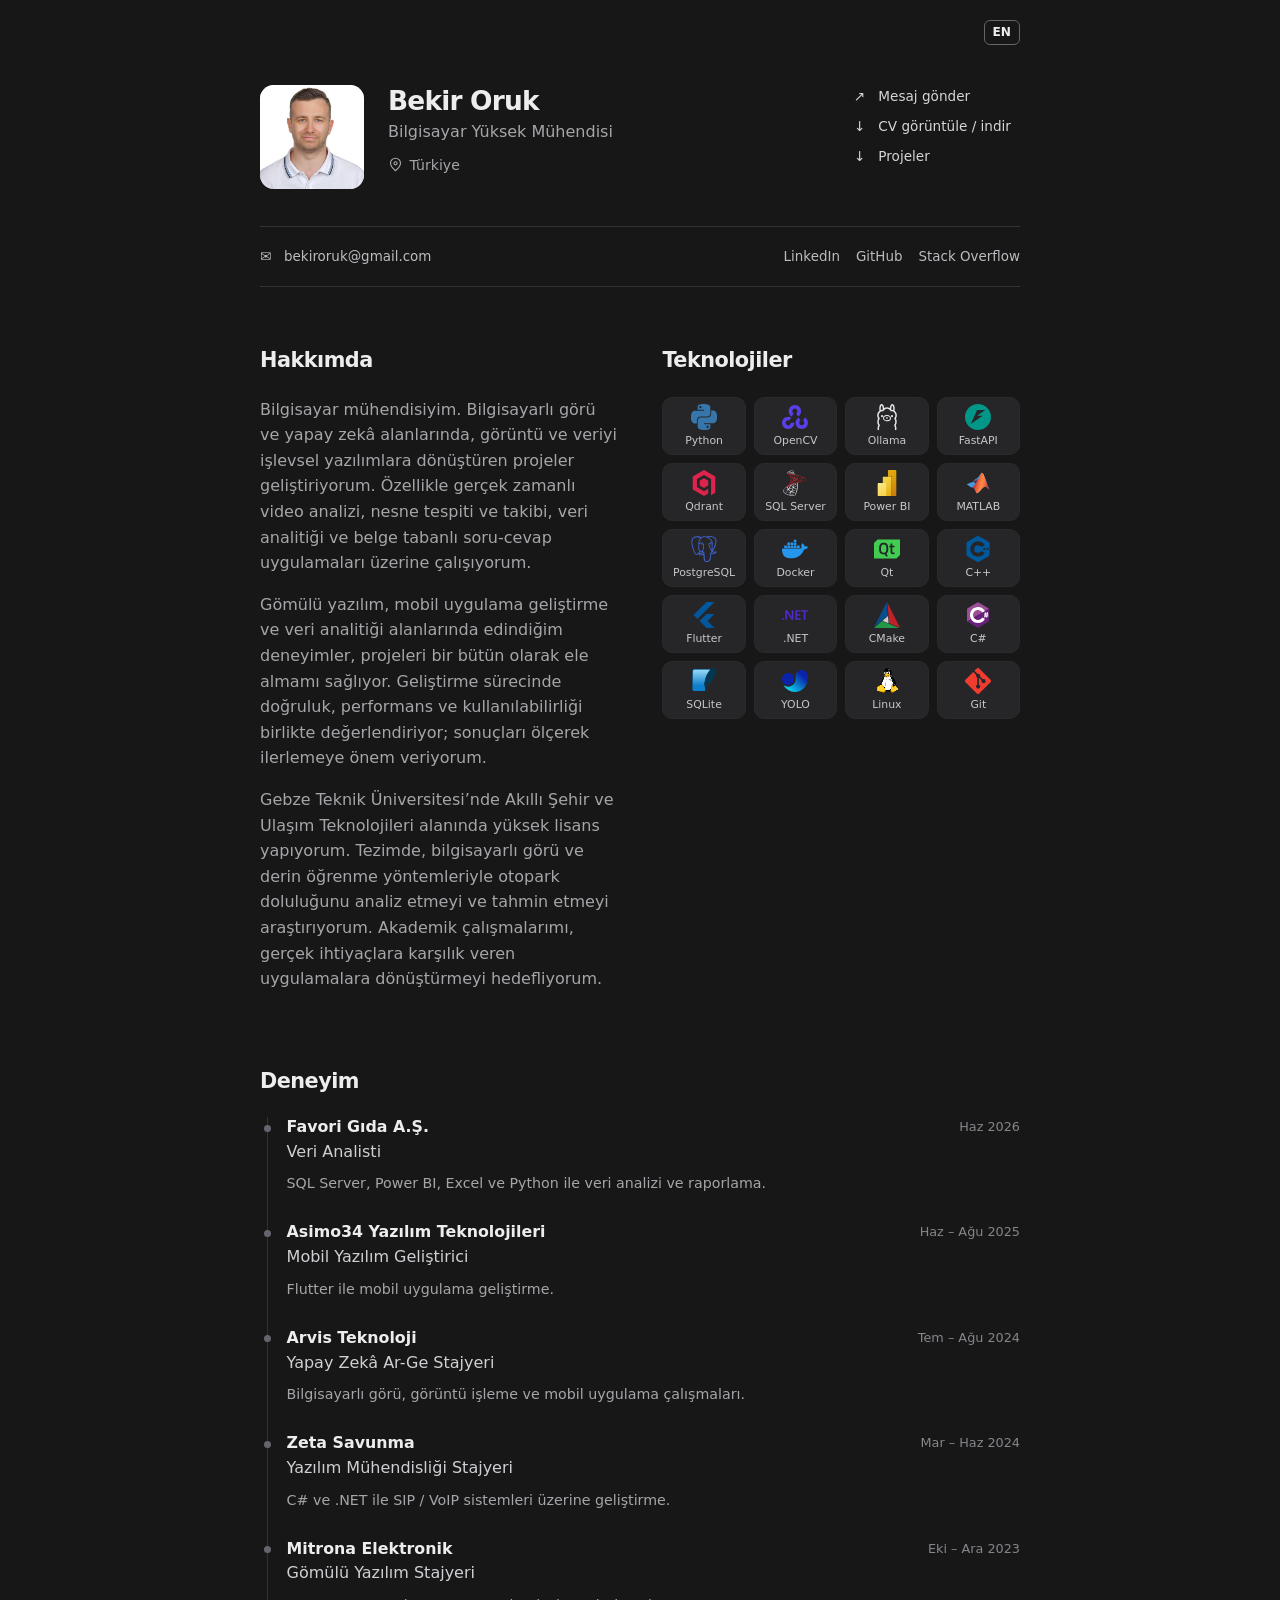
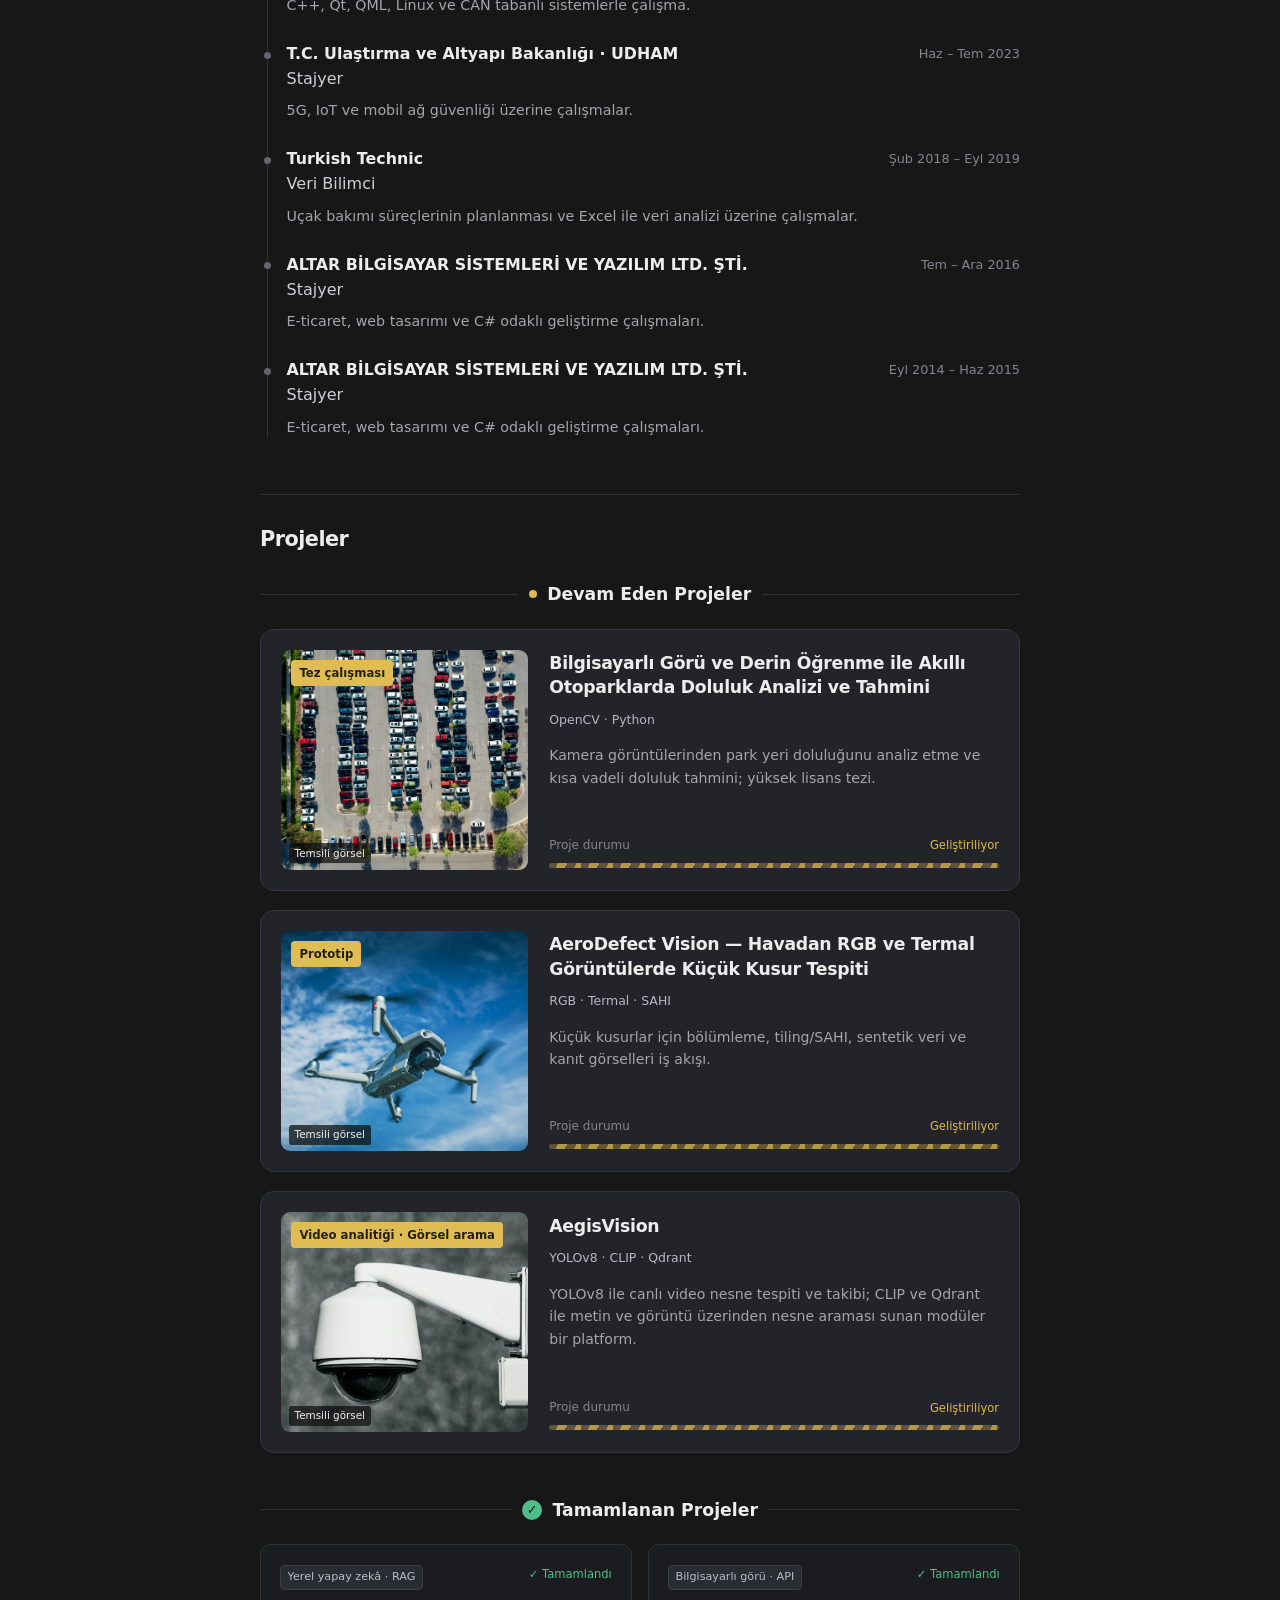
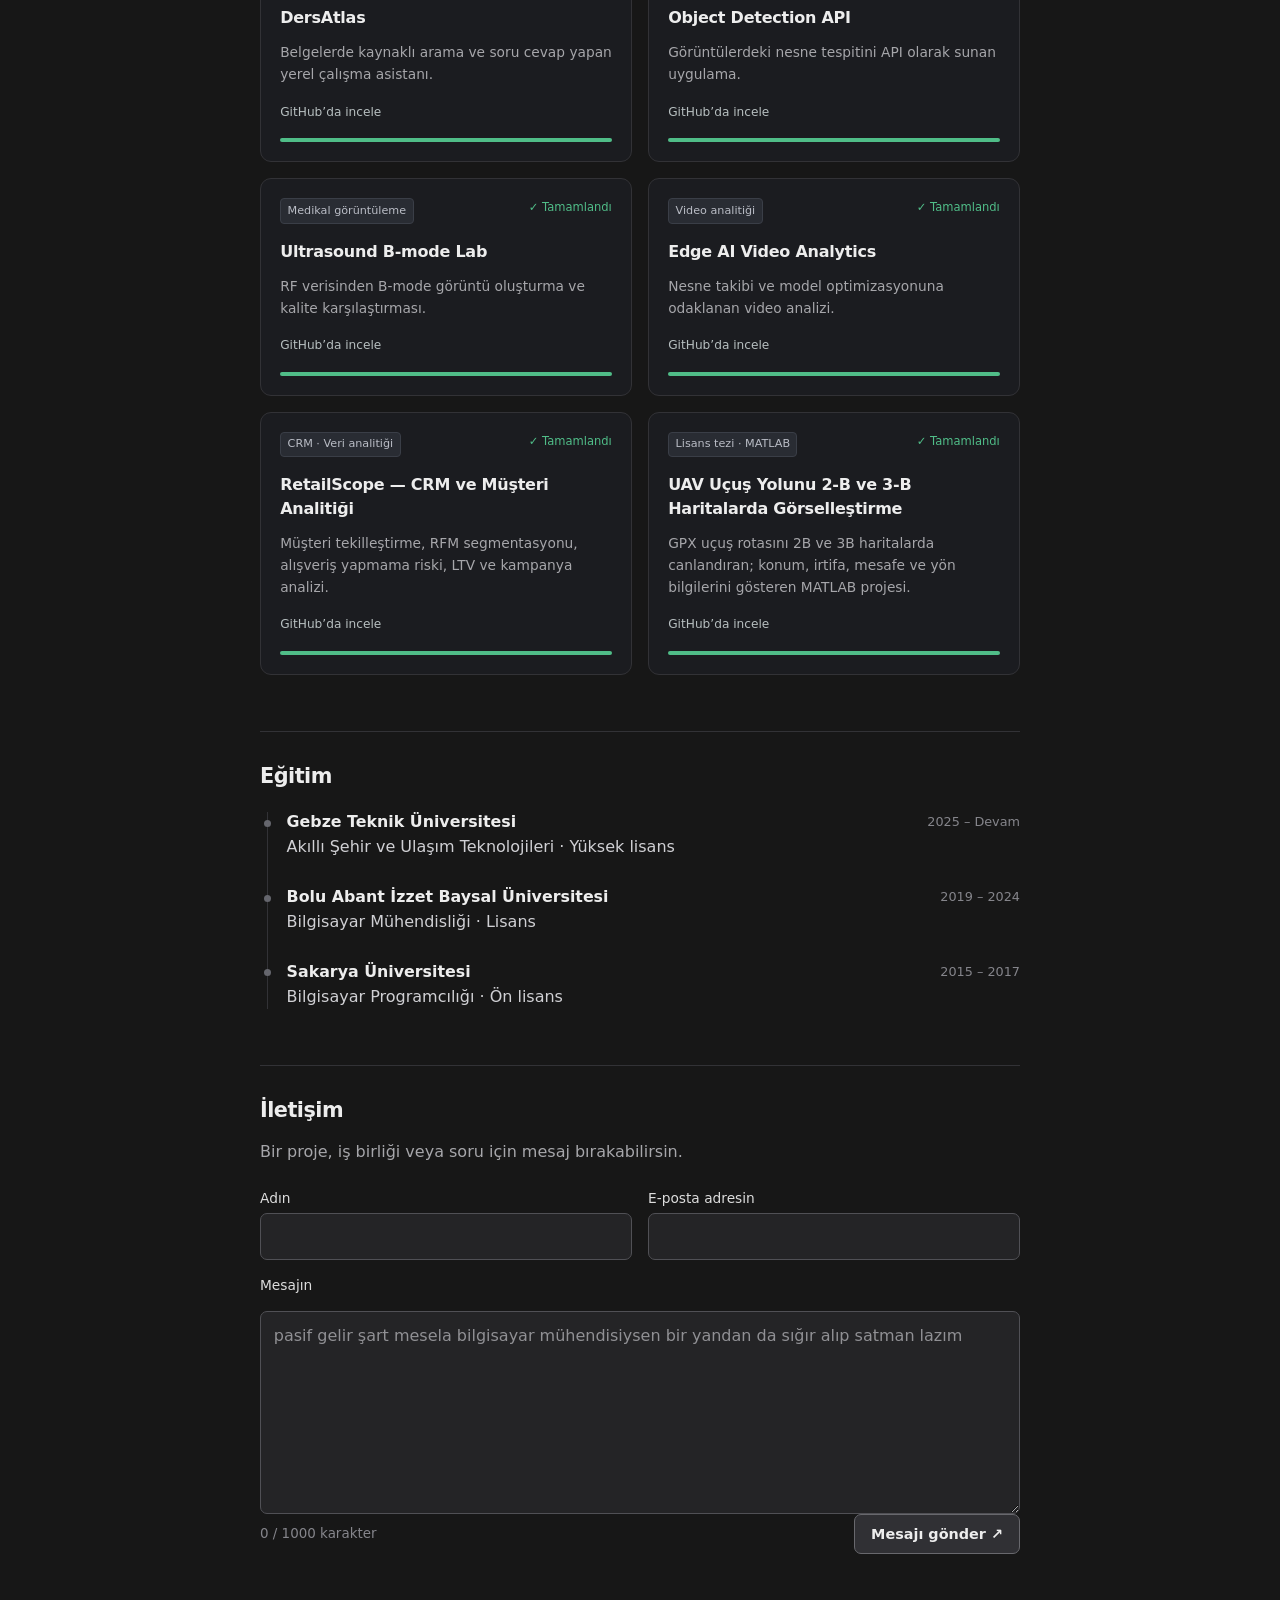
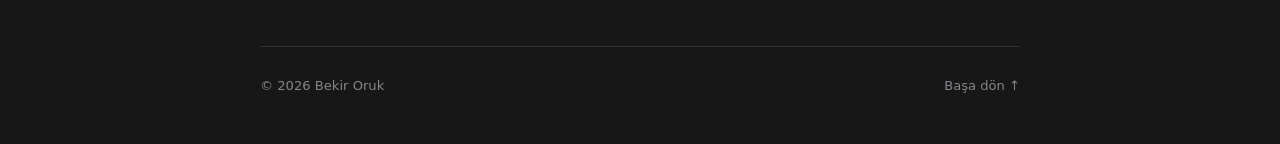
<file: index.html>
<!doctype html>
<html lang="tr"><head><meta charset="utf-8"><meta name="viewport" content="width=device-width, initial-scale=1"><meta name="theme-color" content="#171717"><meta name="description" content="Bekir Oruk’un portföyü. Bilgisayarlı görü, yerel yapay zekâ ve yazılım projeleri."><title>Bekir Oruk | Bilgisayar Yüksek Mühendisi</title><link rel="alternate" hreflang="tr" href="https://bekir-oruk.bekiroruk.chatgpt.site/"><link rel="alternate" hreflang="en" href="https://bekir-oruk.bekiroruk.chatgpt.site/en/"><link rel="icon" type="image/svg+xml" href="data:image/svg+xml,%3Csvg xmlns='http://www.w3.org/2000/svg' viewBox='0 0 64 64'%3E%3Crect width='64' height='64' rx='14' fill='%23171717'/%3E%3Ctext x='32' y='42' font-family='sans-serif' font-size='26' font-weight='700' text-anchor='middle' fill='%23e8e8e8'%3EBO%3C/text%3E%3C/svg%3E"><link rel="stylesheet" href="assets/css/styles.css"></head><body><a class="skip" href="#icerik">İçeriğe geç</a><main class="page" id="icerik">
<header class="profile" id="baslangic"><a class="lang-switch" href="/en/" hreflang="en" lang="en" aria-label="EN">EN</a><img src="assets/images/bekir-oruk.jpg" alt="Bekir Oruk" class="portrait" width="104" height="104" fetchpriority="high"><div class="identity"><h1>Bekir Oruk</h1><p>Bilgisayar Yüksek Mühendisi</p><span class="location"><svg viewBox="0 0 24 24" aria-hidden="true" focusable="false" fill="none" stroke="currentColor" stroke-width="1.8" stroke-linecap="round" stroke-linejoin="round"><path d="M20 10c0 5-8 12-8 12S4 15 4 10a8 8 0 1 1 16 0Z"/><circle cx="12" cy="10" r="2.5"/></svg><span>Türkiye</span></span></div><nav class="quick-links" aria-label="Hızlı bağlantılar"><a href="#mesaj">↗ &nbsp; Mesaj gönder</a><a href="https://drive.google.com/file/d/1dVOQ8RMS-EALiJ9gDw-gQDkmZav8XelQ/view?usp=drivesdk" target="_blank" rel="noopener noreferrer">↓ &nbsp; CV görüntüle / indir</a><a href="#projeler">↓ &nbsp; Projeler</a></nav></header>
<div class="profile-links"><a class="email-link" href="mailto:bekiroruk@gmail.com">✉ &nbsp; bekiroruk@gmail.com</a><nav class="social-links" aria-label="Sosyal profiller">
            <a href="https://www.linkedin.com/in/bekiroruk/" target="_blank" rel="noopener noreferrer" aria-label="LinkedIn profilimi aç" title="LinkedIn"><svg viewBox="0 0 24 24" aria-hidden="true" focusable="false" fill="currentColor"><path d="M20.45 2H3.55C2.69 2 2 2.68 2 3.52v16.96c0 .84.69 1.52 1.55 1.52h16.9c.86 0 1.55-.68 1.55-1.52V3.52c0-.84-.69-1.52-1.55-1.52ZM7.93 18.75H5.16V9.84h2.77v8.91ZM6.55 8.62a1.6 1.6 0 1 1 0-3.2 1.6 1.6 0 0 1 0 3.2Zm12.2 10.13h-2.77v-4.33c0-1.03-.02-2.36-1.44-2.36-1.44 0-1.66 1.12-1.66 2.28v4.41h-2.77V9.84h2.66v1.22h.04c.37-.7 1.28-1.44 2.63-1.44 2.82 0 3.31 1.86 3.31 4.28v4.85Z"/></svg><span>LinkedIn</span></a>
            <a href="https://github.com/bekiroruk" target="_blank" rel="noopener noreferrer" aria-label="GitHub profilimi aç" title="GitHub"><svg viewBox="0 0 24 24" aria-hidden="true" focusable="false" fill="currentColor"><path d="M12 .9a11.1 11.1 0 0 0-3.51 21.63c.56.1.76-.24.76-.54v-2.12c-3.1.67-3.75-1.32-3.75-1.32-.5-1.28-1.24-1.62-1.24-1.62-1.01-.69.08-.68.08-.68 1.12.08 1.71 1.15 1.71 1.15 1 .69 2.61.49 3.25.37.1-.72.39-1.22.71-1.5-2.48-.28-5.09-1.24-5.09-5.48 0-1.21.43-2.2 1.15-2.97-.11-.28-.5-1.41.11-2.94 0 0 .94-.3 3.05 1.13a10.5 10.5 0 0 1 5.55 0c2.12-1.43 3.05-1.13 3.05-1.13.61 1.53.23 2.66.12 2.94.72.77 1.15 1.76 1.15 2.97 0 4.25-2.62 5.2-5.11 5.47.4.35.76 1.03.76 2.08v3.08c0 .3.2.65.77.54A11.1 11.1 0 0 0 12 .9Z"/></svg><span>GitHub</span></a>
            <a href="https://stackoverflow.com/users/26426395/bekir-oruk" target="_blank" rel="noopener noreferrer" aria-label="Stack Overflow profilimi aç" title="Stack Overflow"><svg viewBox="0 0 24 24" aria-hidden="true" focusable="false" fill="currentColor"><path d="M5 16h2v4h11v-4h2v6H5v-6Zm3 1h9v2H8v-2Zm.3-3.8 9.1 1.9-.4 1.9-9.1-1.9.4-1.9Zm1.6-4 8.3 3.9-.8 1.8-8.3-3.9.8-1.8Zm2.6-3.5 6.9 6.1-1.3 1.5-6.9-6.1 1.3-1.5ZM16.3 2l5 7.8-1.7 1.1-5-7.8L16.3 2Z"/></svg><span>Stack Overflow</span></a>
          </nav></div>
<div class="overview"><section id="hakkimda" class="about"><h2>Hakkımda</h2><p>Bilgisayar mühendisiyim. Bilgisayarlı görü ve yapay zekâ alanlarında, görüntü ve veriyi işlevsel yazılımlara dönüştüren projeler geliştiriyorum. Özellikle gerçek zamanlı video analizi, nesne tespiti ve takibi, veri analitiği ve belge tabanlı soru-cevap uygulamaları üzerine çalışıyorum.</p><p>Gömülü yazılım, mobil uygulama geliştirme ve veri analitiği alanlarında edindiğim deneyimler, projeleri bir bütün olarak ele almamı sağlıyor. Geliştirme sürecinde doğruluk, performans ve kullanılabilirliği birlikte değerlendiriyor; sonuçları ölçerek ilerlemeye önem veriyorum.</p><p>Gebze Teknik Üniversitesi’nde Akıllı Şehir ve Ulaşım Teknolojileri alanında yüksek lisans yapıyorum. Tezimde, bilgisayarlı görü ve derin öğrenme yöntemleriyle otopark doluluğunu analiz etmeyi ve tahmin etmeyi araştırıyorum. Akademik çalışmalarımı, gerçek ihtiyaçlara karşılık veren uygulamalara dönüştürmeyi hedefliyorum.</p></section><section id="teknolojiler" class="stack"><h2>Teknolojiler</h2><div class="tech-grid"><div class="tech" title="Python"><img src="assets/icons/python.svg" alt="" width="34" height="34"><span>Python</span></div>
<div class="tech" title="OpenCV"><img src="assets/icons/opencv.svg" alt="" width="34" height="34"><span>OpenCV</span></div>
<div class="tech" title="Ollama"><img src="assets/icons/ollama.svg" alt="" width="34" height="34"><span>Ollama</span></div>
<div class="tech" title="FastAPI"><img src="assets/icons/fastapi.svg" alt="" width="34" height="34"><span>FastAPI</span></div>
<div class="tech" title="Qdrant"><img src="assets/icons/qdrant.svg" alt="" width="34" height="34"><span>Qdrant</span></div>
<div class="tech" title="SQL Server"><img src="assets/icons/sqlserver.svg" alt="" width="34" height="34"><span>SQL Server</span></div>
<div class="tech" title="Power BI"><img src="assets/icons/powerbi.svg" alt="" width="34" height="34"><span>Power BI</span></div>
<div class="tech" title="MATLAB"><img src="assets/icons/matlab.svg" alt="" width="34" height="34"><span>MATLAB</span></div>
<div class="tech" title="PostgreSQL"><img src="assets/icons/postgresql.svg" alt="" width="34" height="34"><span>PostgreSQL</span></div>
<div class="tech" title="Docker"><img src="assets/icons/docker.svg" alt="" width="34" height="34"><span>Docker</span></div>
<div class="tech" title="Qt"><img src="assets/icons/qt.svg" alt="" width="34" height="34"><span>Qt</span></div>
<div class="tech" title="C++"><img src="assets/icons/cplusplus.svg" alt="" width="34" height="34"><span>C++</span></div>
<div class="tech" title="Flutter"><img src="assets/icons/flutter.svg" alt="" width="34" height="34"><span>Flutter</span></div>
<div class="tech" title=".NET"><img src="assets/icons/dotnet.svg" alt="" width="34" height="34"><span>.NET</span></div>
<div class="tech" title="CMake"><img src="assets/icons/cmake.svg" alt="" width="34" height="34"><span>CMake</span></div>
<div class="tech" title="C#"><img src="assets/icons/csharp.svg" alt="" width="34" height="34"><span>C#</span></div>
<div class="tech" title="SQLite"><img src="assets/icons/sqlite.svg" alt="" width="34" height="34"><span>SQLite</span></div>
<div class="tech" title="YOLO"><img src="assets/icons/yolo.svg" alt="" width="34" height="34"><span>YOLO</span></div>
<div class="tech" title="Linux"><img src="assets/icons/linux.svg" alt="" width="34" height="34"><span>Linux</span></div>
<div class="tech" title="Git"><img src="assets/icons/git.svg" alt="" width="34" height="34"><span>Git</span></div></div></section></div>
<section id="deneyim" class="block"><h2>Deneyim</h2><div class="timeline"><article class="timeline-item"><div class="timeline-head"><div><h3>Favori Gıda A.Ş.</h3><p class="timeline-role">Veri Analisti</p></div><time>Haz 2026</time></div><p>SQL Server, Power BI, Excel ve Python ile veri analizi ve raporlama.</p></article>
<article class="timeline-item"><div class="timeline-head"><div><h3>Asimo34 Yazılım Teknolojileri</h3><p class="timeline-role">Mobil Yazılım Geliştirici</p></div><time>Haz – Ağu 2025</time></div><p>Flutter ile mobil uygulama geliştirme.</p></article>
<article class="timeline-item"><div class="timeline-head"><div><h3>Arvis Teknoloji</h3><p class="timeline-role">Yapay Zekâ Ar-Ge Stajyeri</p></div><time>Tem – Ağu 2024</time></div><p>Bilgisayarlı görü, görüntü işleme ve mobil uygulama çalışmaları.</p></article>
<article class="timeline-item"><div class="timeline-head"><div><h3>Zeta Savunma</h3><p class="timeline-role">Yazılım Mühendisliği Stajyeri</p></div><time>Mar – Haz 2024</time></div><p>C# ve .NET ile SIP / VoIP sistemleri üzerine geliştirme.</p></article>
<article class="timeline-item"><div class="timeline-head"><div><h3>Mitrona Elektronik</h3><p class="timeline-role">Gömülü Yazılım Stajyeri</p></div><time>Eki – Ara 2023</time></div><p>C++, Qt, QML, Linux ve CAN tabanlı sistemlerle çalışma.</p></article>
<article class="timeline-item"><div class="timeline-head"><div><h3>T.C. Ulaştırma ve Altyapı Bakanlığı · UDHAM</h3><p class="timeline-role">Stajyer</p></div><time>Haz – Tem 2023</time></div><p>5G, IoT ve mobil ağ güvenliği üzerine çalışmalar.</p></article>
<article class="timeline-item"><div class="timeline-head"><div><h3>Turkish Technic</h3><p class="timeline-role">Veri Bilimci</p></div><time>Şub 2018 – Eyl 2019</time></div><p>Uçak bakımı süreçlerinin planlanması ve Excel ile veri analizi üzerine çalışmalar.</p></article>
<article class="timeline-item"><div class="timeline-head"><div><h3>ALTAR BİLGİSAYAR SİSTEMLERİ VE YAZILIM LTD. ŞTİ.</h3><p class="timeline-role">Stajyer</p></div><time>Tem – Ara 2016</time></div><p>E-ticaret, web tasarımı ve C# odaklı geliştirme çalışmaları.</p></article>
<article class="timeline-item"><div class="timeline-head"><div><h3>ALTAR BİLGİSAYAR SİSTEMLERİ VE YAZILIM LTD. ŞTİ.</h3><p class="timeline-role">Stajyer</p></div><time>Eyl 2014 – Haz 2015</time></div><p>E-ticaret, web tasarımı ve C# odaklı geliştirme çalışmaları.</p></article></div></section>
<section id="projeler" class="block projects-section"><h2>Projeler</h2><h3 class="project-group-title"><span class="group-dot" aria-hidden="true"></span>Devam Eden Projeler</h3><div class="active-project-list"><article class="active-project"><figure class="active-project-image"><img src="assets/images/projects/parking.jpg" alt="Kuşbakışı otopark görünümü" width="700" height="520" loading="lazy"><span class="project-image-tag">Tez çalışması</span><figcaption>Temsili görsel</figcaption></figure><div class="active-project-body"><h4>Bilgisayarlı Görü ve Derin Öğrenme ile Akıllı Otoparklarda Doluluk Analizi ve Tahmini</h4><p class="project-stack">OpenCV · Python</p><p class="active-project-description">Kamera görüntülerinden park yeri doluluğunu analiz etme ve kısa vadeli doluluk tahmini; yüksek lisans tezi.</p><div class="project-activity"><div><span>Proje durumu</span><span class="project-status is-active">Geliştiriliyor</span></div><span class="activity-line" aria-hidden="true"></span></div></div></article><article class="active-project"><figure class="active-project-image"><img src="assets/images/projects/drone.jpg" alt="Havadan görüntüleme için drone" width="700" height="520" loading="lazy"><span class="project-image-tag">Prototip</span><figcaption>Temsili görsel</figcaption></figure><div class="active-project-body"><h4>AeroDefect Vision — Havadan RGB ve Termal Görüntülerde Küçük Kusur Tespiti</h4><p class="project-stack">RGB · Termal · SAHI</p><p class="active-project-description">Küçük kusurlar için bölümleme, tiling/SAHI, sentetik veri ve kanıt görselleri iş akışı.</p><div class="project-activity"><div><span>Proje durumu</span><span class="project-status is-active">Geliştiriliyor</span></div><span class="activity-line" aria-hidden="true"></span></div></div></article><article class="active-project"><figure class="active-project-image"><img src="assets/images/projects/camera.jpg" alt="Video izleme kamerası" width="700" height="520" loading="lazy"><span class="project-image-tag">Video analitiği · Görsel arama</span><figcaption>Temsili görsel</figcaption></figure><div class="active-project-body"><h4><a class="active-project-link" href="https://github.com/bekiroruk/aegis-vision" target="_blank" rel="noopener noreferrer">AegisVision</a></h4><p class="project-stack">YOLOv8 · CLIP · Qdrant</p><p class="active-project-description">YOLOv8 ile canlı video nesne tespiti ve takibi; CLIP ve Qdrant ile metin ve görüntü üzerinden nesne araması sunan modüler bir platform.</p><div class="project-activity"><div><span>Proje durumu</span><span class="project-status is-active">Geliştiriliyor</span></div><span class="activity-line" aria-hidden="true"></span></div></div></article></div><h3 class="project-group-title completed-heading"><span class="group-check" aria-hidden="true">✓</span>Tamamlanan Projeler</h3><div class="finished-project-grid"><a class="finished-project" href="https://github.com/bekiroruk/LLM_dersatlas" target="_blank" rel="noopener noreferrer"><div class="project-topline"><span class="project-tag">Yerel yapay zekâ · RAG</span><span class="project-status is-complete"><span aria-hidden="true">✓</span> Tamamlandı</span></div><h4>DersAtlas</h4><p>Belgelerde kaynaklı arama ve soru cevap yapan yerel çalışma asistanı.</p><span class="project-repository">GitHub’da incele</span><span class="completion-line" aria-hidden="true"></span></a><a class="finished-project" href="https://github.com/bekiroruk/Object-Detection-Api" target="_blank" rel="noopener noreferrer"><div class="project-topline"><span class="project-tag">Bilgisayarlı görü · API</span><span class="project-status is-complete"><span aria-hidden="true">✓</span> Tamamlandı</span></div><h4>Object Detection API</h4><p>Görüntülerdeki nesne tespitini API olarak sunan uygulama.</p><span class="project-repository">GitHub’da incele</span><span class="completion-line" aria-hidden="true"></span></a><a class="finished-project" href="https://github.com/bekiroruk/ultrasound-bmode-lab" target="_blank" rel="noopener noreferrer"><div class="project-topline"><span class="project-tag">Medikal görüntüleme</span><span class="project-status is-complete"><span aria-hidden="true">✓</span> Tamamlandı</span></div><h4>Ultrasound B-mode Lab</h4><p>RF verisinden B-mode görüntü oluşturma ve kalite karşılaştırması.</p><span class="project-repository">GitHub’da incele</span><span class="completion-line" aria-hidden="true"></span></a><a class="finished-project" href="https://github.com/bekiroruk/cv-advanced-assessment" target="_blank" rel="noopener noreferrer"><div class="project-topline"><span class="project-tag">Video analitiği</span><span class="project-status is-complete"><span aria-hidden="true">✓</span> Tamamlandı</span></div><h4>Edge AI Video Analytics</h4><p>Nesne takibi ve model optimizasyonuna odaklanan video analizi.</p><span class="project-repository">GitHub’da incele</span><span class="completion-line" aria-hidden="true"></span></a><a class="finished-project" href="https://github.com/bekiroruk/retailscope-crm-analytics" target="_blank" rel="noopener noreferrer"><div class="project-topline"><span class="project-tag">CRM · Veri analitiği</span><span class="project-status is-complete"><span aria-hidden="true">✓</span> Tamamlandı</span></div><h4>RetailScope — CRM ve Müşteri Analitiği</h4><p>Müşteri tekilleştirme, RFM segmentasyonu, alışveriş yapmama riski, LTV ve kampanya analizi.</p><span class="project-repository">GitHub’da incele</span><span class="completion-line" aria-hidden="true"></span></a><a class="finished-project" href="https://github.com/bekiroruk/uav-flight-path-visualization" target="_blank" rel="noopener noreferrer"><div class="project-topline"><span class="project-tag">Lisans tezi · MATLAB</span><span class="project-status is-complete"><span aria-hidden="true">✓</span> Tamamlandı</span></div><h4>UAV Uçuş Yolunu 2-B ve 3-B Haritalarda Görselleştirme</h4><p>GPX uçuş rotasını 2B ve 3B haritalarda canlandıran; konum, irtifa, mesafe ve yön bilgilerini gösteren MATLAB projesi.</p><span class="project-repository">GitHub’da incele</span><span class="completion-line" aria-hidden="true"></span></a></div></section>
<section id="egitim" class="block"><h2>Eğitim</h2><div class="timeline"><article class="timeline-item"><div class="timeline-head"><div><h3>Gebze Teknik Üniversitesi</h3><p class="timeline-role">Akıllı Şehir ve Ulaşım Teknolojileri · Yüksek lisans</p></div><time>2025 – Devam</time></div></article><article class="timeline-item"><div class="timeline-head"><div><h3>Bolu Abant İzzet Baysal Üniversitesi</h3><p class="timeline-role">Bilgisayar Mühendisliği · Lisans</p></div><time>2019 – 2024</time></div></article><article class="timeline-item"><div class="timeline-head"><div><h3>Sakarya Üniversitesi</h3><p class="timeline-role">Bilgisayar Programcılığı · Ön lisans</p></div><time>2015 – 2017</time></div></article></div></section>
<section id="mesaj" class="block contact"><h2>İletişim</h2><p>Bir proje, iş birliği veya soru için mesaj bırakabilirsin.</p><form class="contact-form" action="https://formsubmit.co/bekiroruk@gmail.com" method="POST"><input type="hidden" name="_subject" value="Bekir Oruk web sitesinden yeni mesaj"><input class="form-trap" type="text" name="_honey" tabindex="-1" autocomplete="off" aria-hidden="true"><div class="contact-fields"><label>Adın<input type="text" name="name" autocomplete="name" required maxlength="100"></label><label>E-posta adresin<input type="email" name="email" autocomplete="email" required maxlength="254"></label></div><label for="contact-message">Mesajın</label><textarea id="contact-message" name="message" required maxlength="1000" rows="7" placeholder="pasif gelir şart mesela bilgisayar mühendisiysen bir yandan da sığır alıp satman lazım"></textarea><div class="form-footer"><span id="message-count" aria-live="polite">0 / 1000 karakter</span><button class="btn" type="submit">Mesajı gönder <span aria-hidden="true">↗</span></button></div><p class="form-feedback" id="form-feedback" role="status" aria-live="polite"></p></form></section><footer><span>© 2026 Bekir Oruk</span><a href="#baslangic">Başa dön ↑</a></footer></main><script src="assets/js/main.js" defer></script></body></html>
</file>
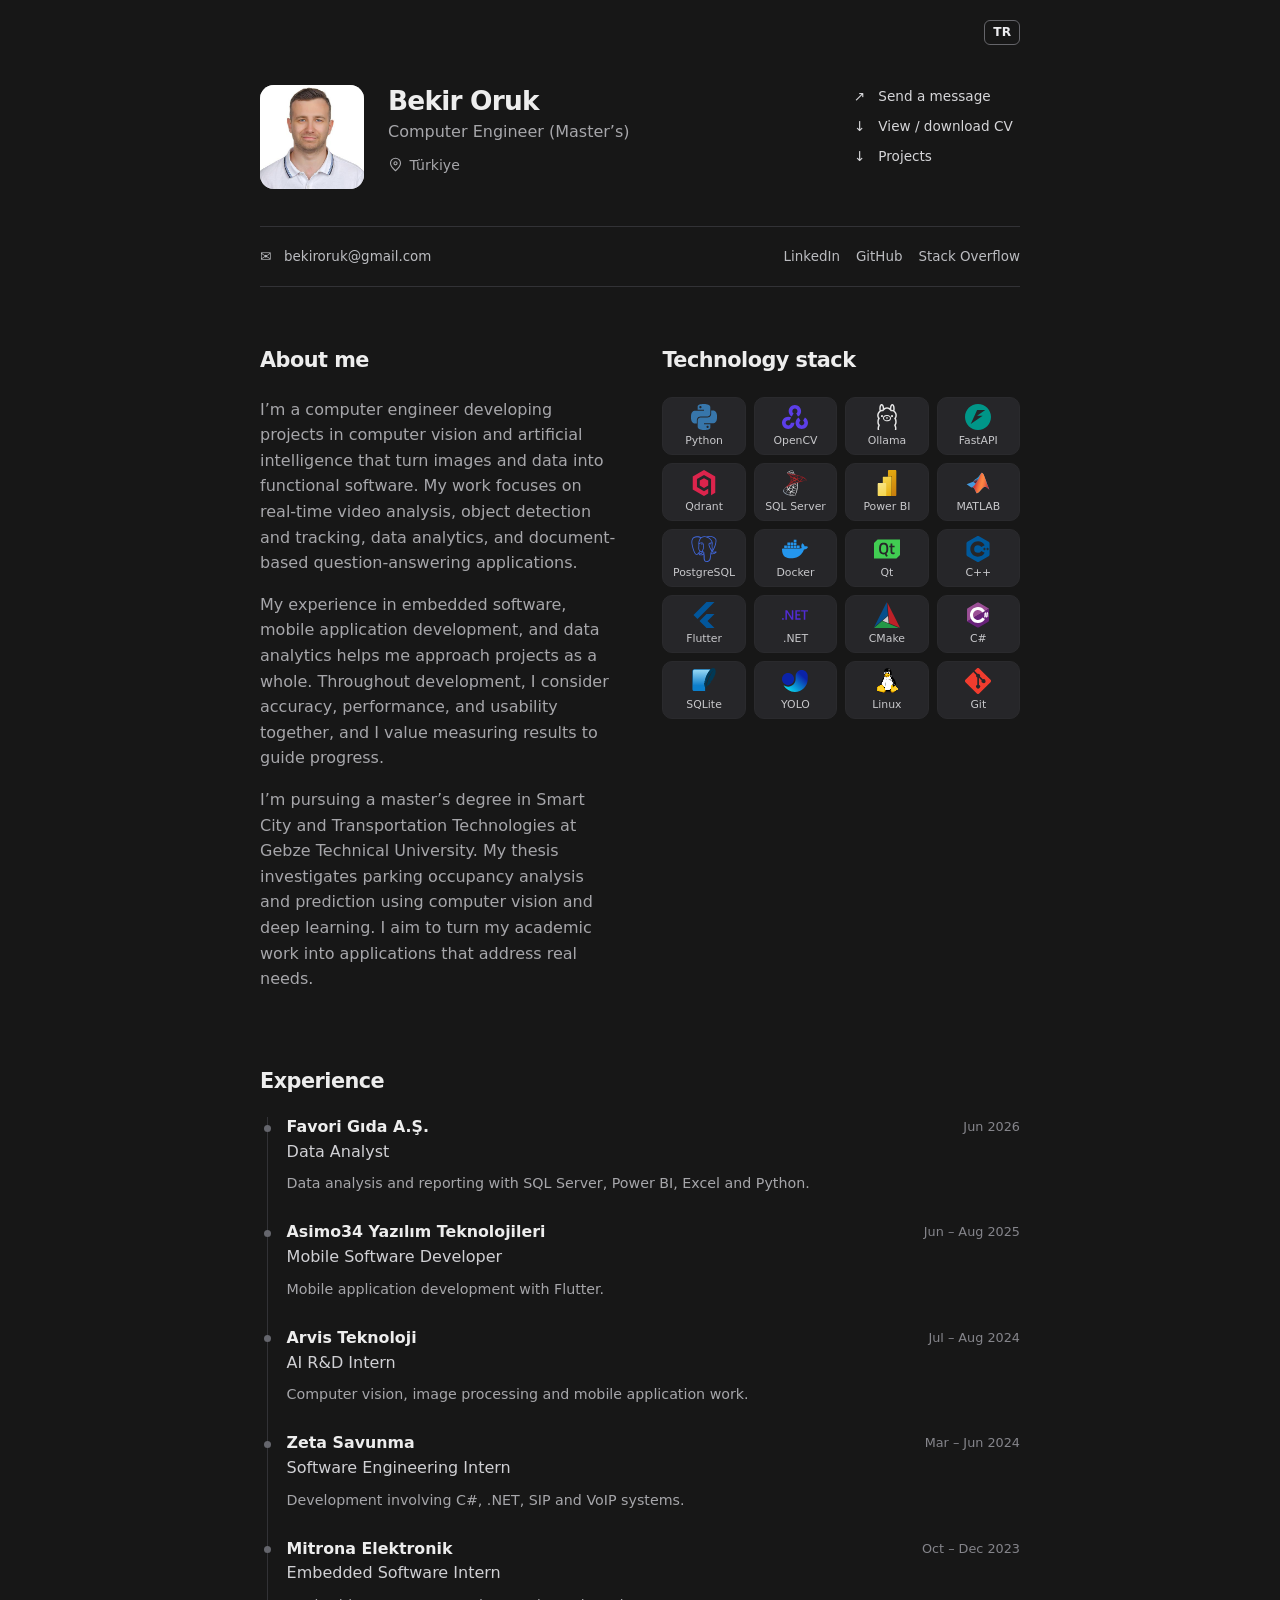
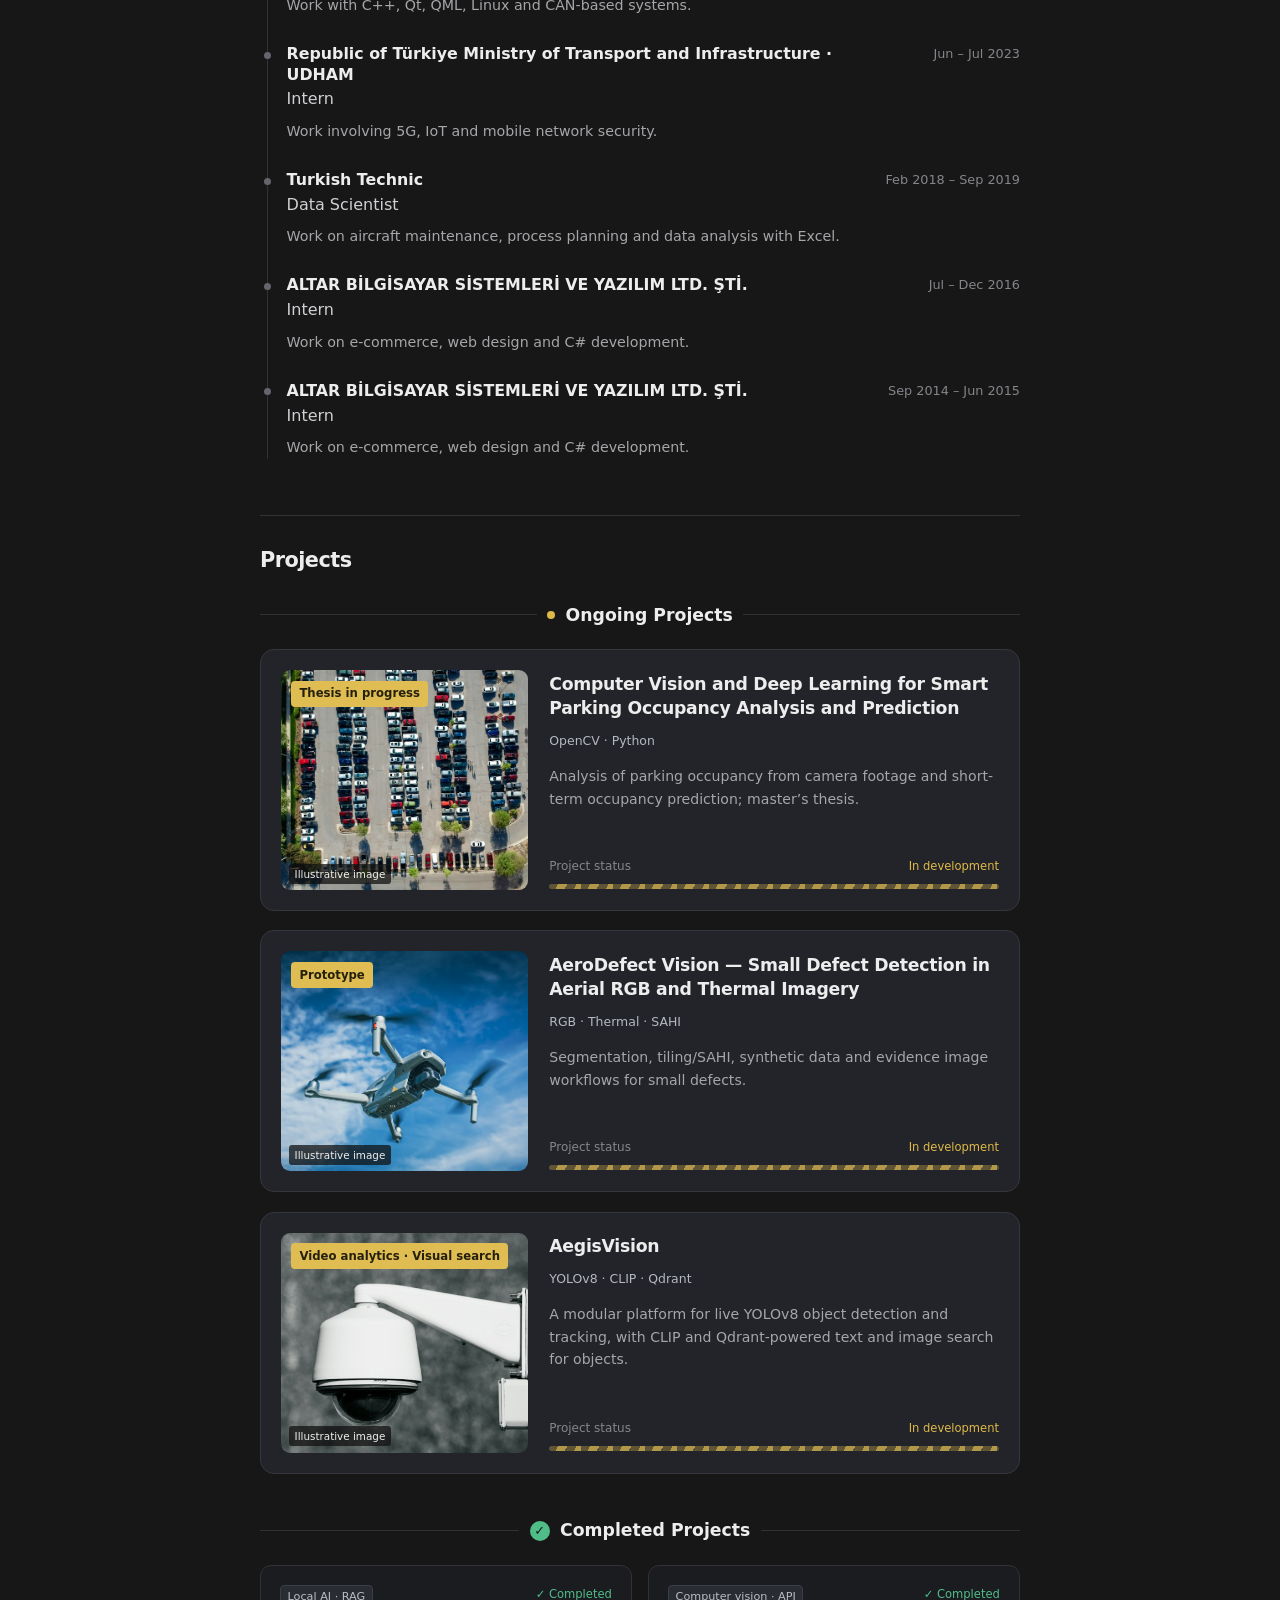
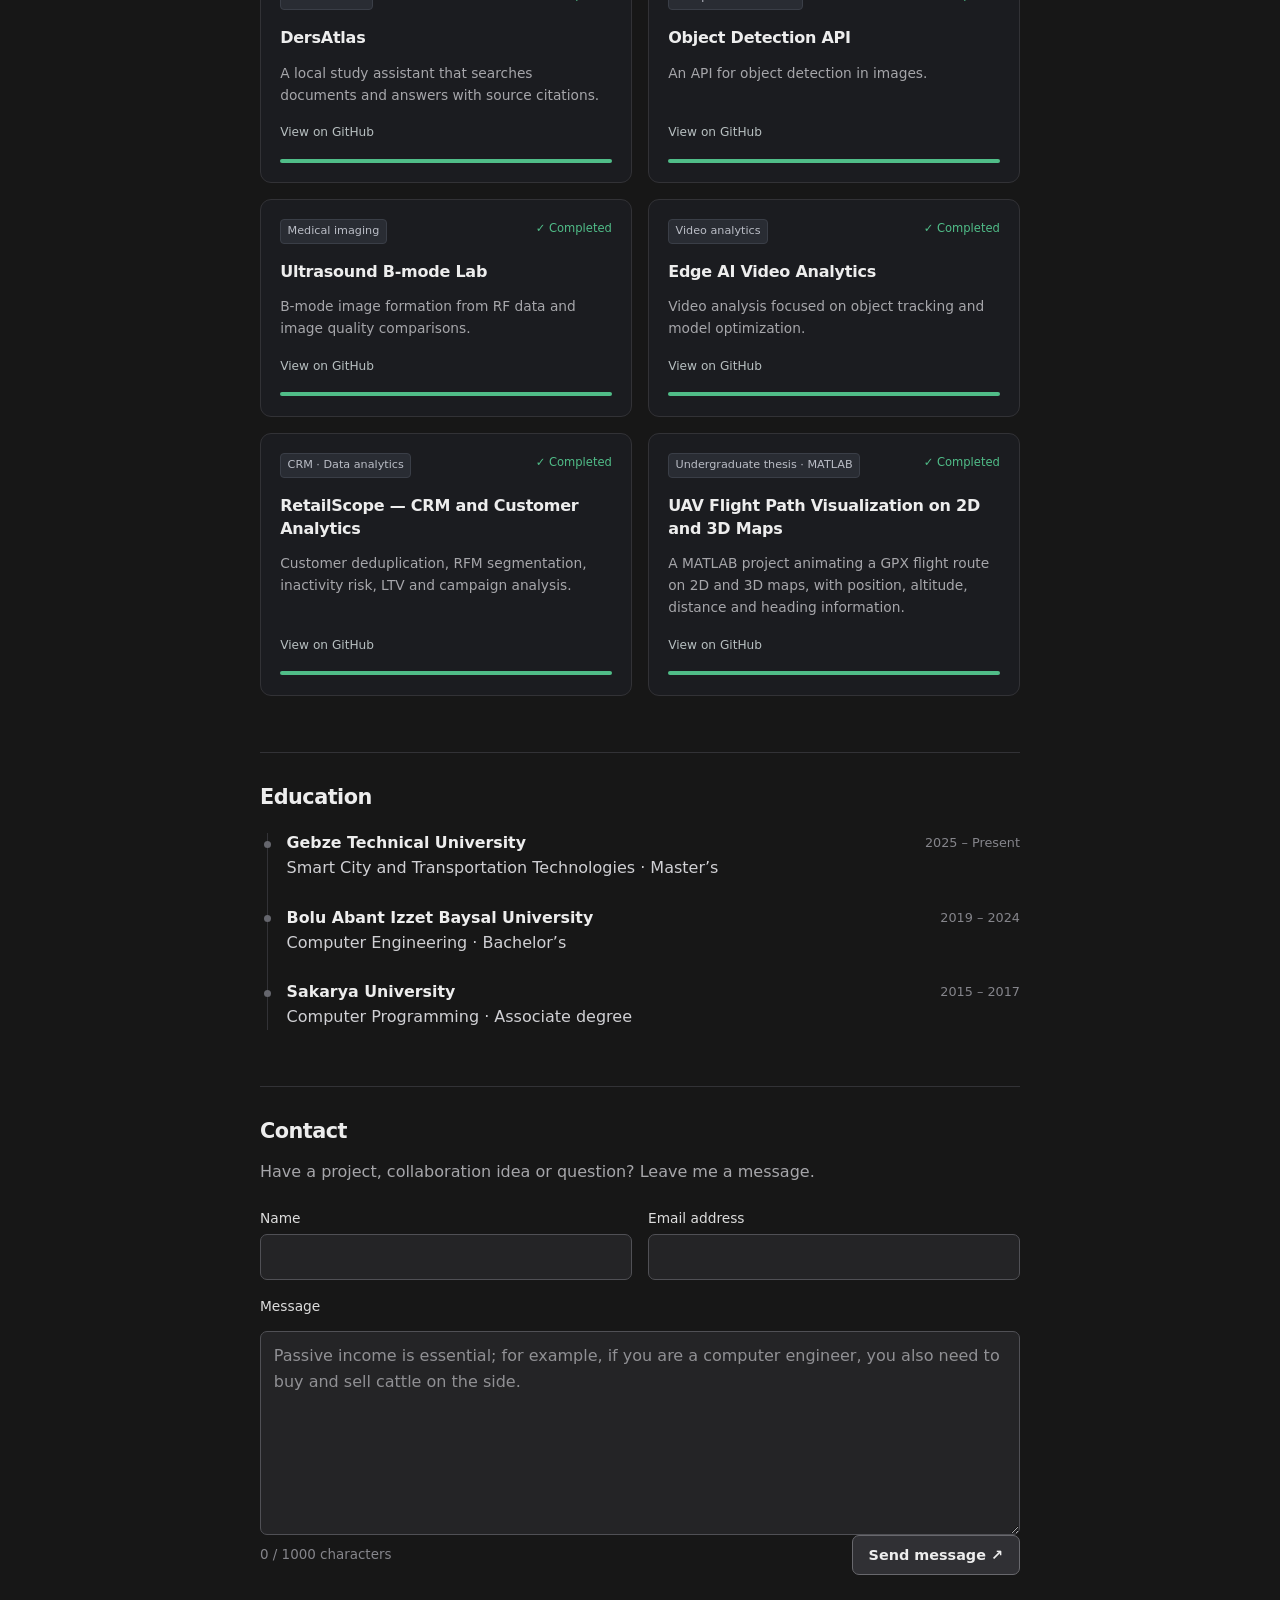
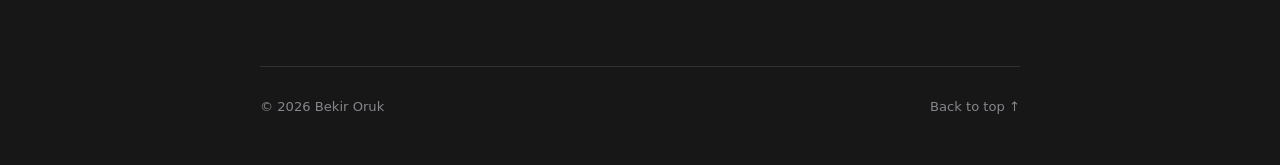
<file: en/index.html>
<!doctype html>
<html lang="en"><head><meta charset="utf-8"><meta name="viewport" content="width=device-width, initial-scale=1"><meta name="theme-color" content="#171717"><meta name="description" content="The portfolio of Bekir Oruk. Computer vision, local AI and software projects."><title>Bekir Oruk | Computer Engineer</title><link rel="alternate" hreflang="tr" href="https://bekir-oruk.bekiroruk.chatgpt.site/"><link rel="alternate" hreflang="en" href="https://bekir-oruk.bekiroruk.chatgpt.site/en/"><link rel="icon" type="image/svg+xml" href="data:image/svg+xml,%3Csvg xmlns='http://www.w3.org/2000/svg' viewBox='0 0 64 64'%3E%3Crect width='64' height='64' rx='14' fill='%23171717'/%3E%3Ctext x='32' y='42' font-family='sans-serif' font-size='26' font-weight='700' text-anchor='middle' fill='%23e8e8e8'%3EBO%3C/text%3E%3C/svg%3E"><link rel="stylesheet" href="../assets/css/styles.css"></head><body><a class="skip" href="#icerik">Skip to content</a><main class="page" id="icerik">
<header class="profile" id="baslangic"><a class="lang-switch" href="/" hreflang="tr" lang="tr" aria-label="TR">TR</a><img src="../assets/images/bekir-oruk.jpg" alt="Bekir Oruk" class="portrait" width="104" height="104" fetchpriority="high"><div class="identity"><h1>Bekir Oruk</h1><p>Computer Engineer (Master’s)</p><span class="location"><svg viewBox="0 0 24 24" aria-hidden="true" focusable="false" fill="none" stroke="currentColor" stroke-width="1.8" stroke-linecap="round" stroke-linejoin="round"><path d="M20 10c0 5-8 12-8 12S4 15 4 10a8 8 0 1 1 16 0Z"/><circle cx="12" cy="10" r="2.5"/></svg><span>Türkiye</span></span></div><nav class="quick-links" aria-label="Quick links"><a href="#mesaj">↗ &nbsp; Send a message</a><a href="https://drive.google.com/file/d/149weBKrIDMliQYbSfAzBp_gkyXElfge3/view?usp=drivesdk" target="_blank" rel="noopener noreferrer">↓ &nbsp; View / download CV</a><a href="#projeler">↓ &nbsp; Projects</a></nav></header>
<div class="profile-links"><a class="email-link" href="mailto:bekiroruk@gmail.com">✉ &nbsp; bekiroruk@gmail.com</a><nav class="social-links" aria-label="Social profiles">
            <a href="https://www.linkedin.com/in/bekiroruk/" target="_blank" rel="noopener noreferrer" aria-label="LinkedIn profile" title="LinkedIn"><svg viewBox="0 0 24 24" aria-hidden="true" focusable="false" fill="currentColor"><path d="M20.45 2H3.55C2.69 2 2 2.68 2 3.52v16.96c0 .84.69 1.52 1.55 1.52h16.9c.86 0 1.55-.68 1.55-1.52V3.52c0-.84-.69-1.52-1.55-1.52ZM7.93 18.75H5.16V9.84h2.77v8.91ZM6.55 8.62a1.6 1.6 0 1 1 0-3.2 1.6 1.6 0 0 1 0 3.2Zm12.2 10.13h-2.77v-4.33c0-1.03-.02-2.36-1.44-2.36-1.44 0-1.66 1.12-1.66 2.28v4.41h-2.77V9.84h2.66v1.22h.04c.37-.7 1.28-1.44 2.63-1.44 2.82 0 3.31 1.86 3.31 4.28v4.85Z"/></svg><span>LinkedIn</span></a>
            <a href="https://github.com/bekiroruk" target="_blank" rel="noopener noreferrer" aria-label="GitHub profile" title="GitHub"><svg viewBox="0 0 24 24" aria-hidden="true" focusable="false" fill="currentColor"><path d="M12 .9a11.1 11.1 0 0 0-3.51 21.63c.56.1.76-.24.76-.54v-2.12c-3.1.67-3.75-1.32-3.75-1.32-.5-1.28-1.24-1.62-1.24-1.62-1.01-.69.08-.68.08-.68 1.12.08 1.71 1.15 1.71 1.15 1 .69 2.61.49 3.25.37.1-.72.39-1.22.71-1.5-2.48-.28-5.09-1.24-5.09-5.48 0-1.21.43-2.2 1.15-2.97-.11-.28-.5-1.41.11-2.94 0 0 .94-.3 3.05 1.13a10.5 10.5 0 0 1 5.55 0c2.12-1.43 3.05-1.13 3.05-1.13.61 1.53.23 2.66.12 2.94.72.77 1.15 1.76 1.15 2.97 0 4.25-2.62 5.2-5.11 5.47.4.35.76 1.03.76 2.08v3.08c0 .3.2.65.77.54A11.1 11.1 0 0 0 12 .9Z"/></svg><span>GitHub</span></a>
            <a href="https://stackoverflow.com/users/26426395/bekir-oruk" target="_blank" rel="noopener noreferrer" aria-label="Stack Overflow profile" title="Stack Overflow"><svg viewBox="0 0 24 24" aria-hidden="true" focusable="false" fill="currentColor"><path d="M5 16h2v4h11v-4h2v6H5v-6Zm3 1h9v2H8v-2Zm.3-3.8 9.1 1.9-.4 1.9-9.1-1.9.4-1.9Zm1.6-4 8.3 3.9-.8 1.8-8.3-3.9.8-1.8Zm2.6-3.5 6.9 6.1-1.3 1.5-6.9-6.1 1.3-1.5ZM16.3 2l5 7.8-1.7 1.1-5-7.8L16.3 2Z"/></svg><span>Stack Overflow</span></a>
          </nav></div>
<div class="overview"><section id="hakkimda" class="about"><h2>About me</h2><p>I’m a computer engineer developing projects in computer vision and artificial intelligence that turn images and data into functional software. My work focuses on real-time video analysis, object detection and tracking, data analytics, and document-based question-answering applications.</p><p>My experience in embedded software, mobile application development, and data analytics helps me approach projects as a whole. Throughout development, I consider accuracy, performance, and usability together, and I value measuring results to guide progress.</p><p>I’m pursuing a master’s degree in Smart City and Transportation Technologies at Gebze Technical University. My thesis investigates parking occupancy analysis and prediction using computer vision and deep learning. I aim to turn my academic work into applications that address real needs.</p></section><section id="teknolojiler" class="stack"><h2>Technology stack</h2><div class="tech-grid"><div class="tech" title="Python"><img src="../assets/icons/python.svg" alt="" width="34" height="34"><span>Python</span></div>
<div class="tech" title="OpenCV"><img src="../assets/icons/opencv.svg" alt="" width="34" height="34"><span>OpenCV</span></div>
<div class="tech" title="Ollama"><img src="../assets/icons/ollama.svg" alt="" width="34" height="34"><span>Ollama</span></div>
<div class="tech" title="FastAPI"><img src="../assets/icons/fastapi.svg" alt="" width="34" height="34"><span>FastAPI</span></div>
<div class="tech" title="Qdrant"><img src="../assets/icons/qdrant.svg" alt="" width="34" height="34"><span>Qdrant</span></div>
<div class="tech" title="SQL Server"><img src="../assets/icons/sqlserver.svg" alt="" width="34" height="34"><span>SQL Server</span></div>
<div class="tech" title="Power BI"><img src="../assets/icons/powerbi.svg" alt="" width="34" height="34"><span>Power BI</span></div>
<div class="tech" title="MATLAB"><img src="../assets/icons/matlab.svg" alt="" width="34" height="34"><span>MATLAB</span></div>
<div class="tech" title="PostgreSQL"><img src="../assets/icons/postgresql.svg" alt="" width="34" height="34"><span>PostgreSQL</span></div>
<div class="tech" title="Docker"><img src="../assets/icons/docker.svg" alt="" width="34" height="34"><span>Docker</span></div>
<div class="tech" title="Qt"><img src="../assets/icons/qt.svg" alt="" width="34" height="34"><span>Qt</span></div>
<div class="tech" title="C++"><img src="../assets/icons/cplusplus.svg" alt="" width="34" height="34"><span>C++</span></div>
<div class="tech" title="Flutter"><img src="../assets/icons/flutter.svg" alt="" width="34" height="34"><span>Flutter</span></div>
<div class="tech" title=".NET"><img src="../assets/icons/dotnet.svg" alt="" width="34" height="34"><span>.NET</span></div>
<div class="tech" title="CMake"><img src="../assets/icons/cmake.svg" alt="" width="34" height="34"><span>CMake</span></div>
<div class="tech" title="C#"><img src="../assets/icons/csharp.svg" alt="" width="34" height="34"><span>C#</span></div>
<div class="tech" title="SQLite"><img src="../assets/icons/sqlite.svg" alt="" width="34" height="34"><span>SQLite</span></div>
<div class="tech" title="YOLO"><img src="../assets/icons/yolo.svg" alt="" width="34" height="34"><span>YOLO</span></div>
<div class="tech" title="Linux"><img src="../assets/icons/linux.svg" alt="" width="34" height="34"><span>Linux</span></div>
<div class="tech" title="Git"><img src="../assets/icons/git.svg" alt="" width="34" height="34"><span>Git</span></div></div></section></div>
<section id="deneyim" class="block"><h2>Experience</h2><div class="timeline"><article class="timeline-item"><div class="timeline-head"><div><h3>Favori Gıda A.Ş.</h3><p class="timeline-role">Data Analyst</p></div><time>Jun 2026</time></div><p>Data analysis and reporting with SQL Server, Power BI, Excel and Python.</p></article>
<article class="timeline-item"><div class="timeline-head"><div><h3>Asimo34 Yazılım Teknolojileri</h3><p class="timeline-role">Mobile Software Developer</p></div><time>Jun – Aug 2025</time></div><p>Mobile application development with Flutter.</p></article>
<article class="timeline-item"><div class="timeline-head"><div><h3>Arvis Teknoloji</h3><p class="timeline-role">AI R&amp;D Intern</p></div><time>Jul – Aug 2024</time></div><p>Computer vision, image processing and mobile application work.</p></article>
<article class="timeline-item"><div class="timeline-head"><div><h3>Zeta Savunma</h3><p class="timeline-role">Software Engineering Intern</p></div><time>Mar – Jun 2024</time></div><p>Development involving C#, .NET, SIP and VoIP systems.</p></article>
<article class="timeline-item"><div class="timeline-head"><div><h3>Mitrona Elektronik</h3><p class="timeline-role">Embedded Software Intern</p></div><time>Oct – Dec 2023</time></div><p>Work with C++, Qt, QML, Linux and CAN-based systems.</p></article>
<article class="timeline-item"><div class="timeline-head"><div><h3>Republic of Türkiye Ministry of Transport and Infrastructure · UDHAM</h3><p class="timeline-role">Intern</p></div><time>Jun – Jul 2023</time></div><p>Work involving 5G, IoT and mobile network security.</p></article>
<article class="timeline-item"><div class="timeline-head"><div><h3>Turkish Technic</h3><p class="timeline-role">Data Scientist</p></div><time>Feb 2018 – Sep 2019</time></div><p>Work on aircraft maintenance, process planning and data analysis with Excel.</p></article>
<article class="timeline-item"><div class="timeline-head"><div><h3>ALTAR BİLGİSAYAR SİSTEMLERİ VE YAZILIM LTD. ŞTİ.</h3><p class="timeline-role">Intern</p></div><time>Jul – Dec 2016</time></div><p>Work on e-commerce, web design and C# development.</p></article>
<article class="timeline-item"><div class="timeline-head"><div><h3>ALTAR BİLGİSAYAR SİSTEMLERİ VE YAZILIM LTD. ŞTİ.</h3><p class="timeline-role">Intern</p></div><time>Sep 2014 – Jun 2015</time></div><p>Work on e-commerce, web design and C# development.</p></article></div></section>
<section id="projeler" class="block projects-section"><h2>Projects</h2><h3 class="project-group-title"><span class="group-dot" aria-hidden="true"></span>Ongoing Projects</h3><div class="active-project-list"><article class="active-project"><figure class="active-project-image"><img src="../assets/images/projects/parking.jpg" alt="Aerial view of a parking lot" width="700" height="520" loading="lazy"><span class="project-image-tag">Thesis in progress</span><figcaption>Illustrative image</figcaption></figure><div class="active-project-body"><h4>Computer Vision and Deep Learning for Smart Parking Occupancy Analysis and Prediction</h4><p class="project-stack">OpenCV · Python</p><p class="active-project-description">Analysis of parking occupancy from camera footage and short-term occupancy prediction; master’s thesis.</p><div class="project-activity"><div><span>Project status</span><span class="project-status is-active">In development</span></div><span class="activity-line" aria-hidden="true"></span></div></div></article><article class="active-project"><figure class="active-project-image"><img src="../assets/images/projects/drone.jpg" alt="Drone used for aerial imaging" width="700" height="520" loading="lazy"><span class="project-image-tag">Prototype</span><figcaption>Illustrative image</figcaption></figure><div class="active-project-body"><h4>AeroDefect Vision — Small Defect Detection in Aerial RGB and Thermal Imagery</h4><p class="project-stack">RGB · Thermal · SAHI</p><p class="active-project-description">Segmentation, tiling/SAHI, synthetic data and evidence image workflows for small defects.</p><div class="project-activity"><div><span>Project status</span><span class="project-status is-active">In development</span></div><span class="activity-line" aria-hidden="true"></span></div></div></article><article class="active-project"><figure class="active-project-image"><img src="../assets/images/projects/camera.jpg" alt="Video surveillance camera" width="700" height="520" loading="lazy"><span class="project-image-tag">Video analytics · Visual search</span><figcaption>Illustrative image</figcaption></figure><div class="active-project-body"><h4><a class="active-project-link" href="https://github.com/bekiroruk/aegis-vision" target="_blank" rel="noopener noreferrer">AegisVision</a></h4><p class="project-stack">YOLOv8 · CLIP · Qdrant</p><p class="active-project-description">A modular platform for live YOLOv8 object detection and tracking, with CLIP and Qdrant-powered text and image search for objects.</p><div class="project-activity"><div><span>Project status</span><span class="project-status is-active">In development</span></div><span class="activity-line" aria-hidden="true"></span></div></div></article></div><h3 class="project-group-title completed-heading"><span class="group-check" aria-hidden="true">✓</span>Completed Projects</h3><div class="finished-project-grid"><a class="finished-project" href="https://github.com/bekiroruk/LLM_dersatlas" target="_blank" rel="noopener noreferrer"><div class="project-topline"><span class="project-tag">Local AI · RAG</span><span class="project-status is-complete"><span aria-hidden="true">✓</span> Completed</span></div><h4>DersAtlas</h4><p>A local study assistant that searches documents and answers with source citations.</p><span class="project-repository">View on GitHub</span><span class="completion-line" aria-hidden="true"></span></a><a class="finished-project" href="https://github.com/bekiroruk/Object-Detection-Api" target="_blank" rel="noopener noreferrer"><div class="project-topline"><span class="project-tag">Computer vision · API</span><span class="project-status is-complete"><span aria-hidden="true">✓</span> Completed</span></div><h4>Object Detection API</h4><p>An API for object detection in images.</p><span class="project-repository">View on GitHub</span><span class="completion-line" aria-hidden="true"></span></a><a class="finished-project" href="https://github.com/bekiroruk/ultrasound-bmode-lab" target="_blank" rel="noopener noreferrer"><div class="project-topline"><span class="project-tag">Medical imaging</span><span class="project-status is-complete"><span aria-hidden="true">✓</span> Completed</span></div><h4>Ultrasound B-mode Lab</h4><p>B-mode image formation from RF data and image quality comparisons.</p><span class="project-repository">View on GitHub</span><span class="completion-line" aria-hidden="true"></span></a><a class="finished-project" href="https://github.com/bekiroruk/cv-advanced-assessment" target="_blank" rel="noopener noreferrer"><div class="project-topline"><span class="project-tag">Video analytics</span><span class="project-status is-complete"><span aria-hidden="true">✓</span> Completed</span></div><h4>Edge AI Video Analytics</h4><p>Video analysis focused on object tracking and model optimization.</p><span class="project-repository">View on GitHub</span><span class="completion-line" aria-hidden="true"></span></a><a class="finished-project" href="https://github.com/bekiroruk/retailscope-crm-analytics" target="_blank" rel="noopener noreferrer"><div class="project-topline"><span class="project-tag">CRM · Data analytics</span><span class="project-status is-complete"><span aria-hidden="true">✓</span> Completed</span></div><h4>RetailScope — CRM and Customer Analytics</h4><p>Customer deduplication, RFM segmentation, inactivity risk, LTV and campaign analysis.</p><span class="project-repository">View on GitHub</span><span class="completion-line" aria-hidden="true"></span></a><a class="finished-project" href="https://github.com/bekiroruk/uav-flight-path-visualization" target="_blank" rel="noopener noreferrer"><div class="project-topline"><span class="project-tag">Undergraduate thesis · MATLAB</span><span class="project-status is-complete"><span aria-hidden="true">✓</span> Completed</span></div><h4>UAV Flight Path Visualization on 2D and 3D Maps</h4><p>A MATLAB project animating a GPX flight route on 2D and 3D maps, with position, altitude, distance and heading information.</p><span class="project-repository">View on GitHub</span><span class="completion-line" aria-hidden="true"></span></a></div></section>
<section id="egitim" class="block"><h2>Education</h2><div class="timeline"><article class="timeline-item"><div class="timeline-head"><div><h3>Gebze Technical University</h3><p class="timeline-role">Smart City and Transportation Technologies · Master’s</p></div><time>2025 – Present</time></div></article><article class="timeline-item"><div class="timeline-head"><div><h3>Bolu Abant Izzet Baysal University</h3><p class="timeline-role">Computer Engineering · Bachelor’s</p></div><time>2019 – 2024</time></div></article><article class="timeline-item"><div class="timeline-head"><div><h3>Sakarya University</h3><p class="timeline-role">Computer Programming · Associate degree</p></div><time>2015 – 2017</time></div></article></div></section>
<section id="mesaj" class="block contact"><h2>Contact</h2><p>Have a project, collaboration idea or question? Leave me a message.</p><form class="contact-form" action="https://formsubmit.co/bekiroruk@gmail.com" method="POST"><input type="hidden" name="_subject" value="New message from Bekir Oruk website"><input class="form-trap" type="text" name="_honey" tabindex="-1" autocomplete="off" aria-hidden="true"><div class="contact-fields"><label>Name<input type="text" name="name" autocomplete="name" required maxlength="100"></label><label>Email address<input type="email" name="email" autocomplete="email" required maxlength="254"></label></div><label for="contact-message">Message</label><textarea id="contact-message" name="message" required maxlength="1000" rows="7" placeholder="Passive income is essential; for example, if you are a computer engineer, you also need to buy and sell cattle on the side."></textarea><div class="form-footer"><span id="message-count" aria-live="polite">0 / 1000 characters</span><button class="btn" type="submit">Send message <span aria-hidden="true">↗</span></button></div><p class="form-feedback" id="form-feedback" role="status" aria-live="polite"></p></form></section><footer><span>© 2026 Bekir Oruk</span><a href="#baslangic">Back to top ↑</a></footer></main><script src="../assets/js/main.js" defer></script></body></html>
</file>
<file: assets/css/styles.css>
:root{color-scheme:dark;--bg:#171717;--card:#222225;--line:#323236;--text:#ededed;--muted:#a6a6aa;--soft:#85858b;--green:#50bd88}
*{box-sizing:border-box}html{scroll-behavior:smooth;scroll-padding-top:1.5rem}body{margin:0;background:var(--bg);color:var(--text);font:400 1rem/1.6 system-ui,-apple-system,"Segoe UI",sans-serif}a{color:inherit;text-decoration:none}a:hover{color:white}a:focus-visible,button:focus-visible,input:focus-visible,textarea:focus-visible{outline:2px solid #b9d8ff;outline-offset:3px}.skip{position:absolute;top:-5rem;left:1rem;z-index:3;padding:.5rem 1rem;background:white;color:#171717}.skip:focus{top:1rem}.page{width:min(100% - 2.5rem,760px);margin:0 auto}
.profile{display:grid;grid-template-columns:104px minmax(0,1fr) 138px;gap:1.5rem;align-items:start;padding:5.3rem 0 2.3rem}.portrait{width:104px;height:104px;object-fit:cover;object-position:center 22%;border-radius:14px;background:#ccc}.identity h1{font-size:1.65rem;line-height:1.18;letter-spacing:-.03em;margin:0 0 .2rem}.identity p{font-size:1rem;color:var(--muted);margin:0}.location,.availability{display:block;color:var(--muted);font-size:.88rem}.location{display:flex;align-items:center;gap:.4rem;margin-top:.55rem}.location svg{width:15px;height:15px;flex:none}.availability{margin-top:.3rem}.availability span{color:var(--green);font-size:.65rem;margin-right:.28rem}.quick-links{display:grid;gap:.5rem;font-size:.85rem;color:#d6d6d9;padding-top:.15rem}.quick-links a:hover,.email-link:hover{color:white}
.profile-links{display:flex;justify-content:space-between;align-items:center;gap:1.2rem;padding:1.2rem 0;border-block:1px solid var(--line);font-size:.84rem;color:#bbbcc0}.email-link{white-space:nowrap}.social-links{display:flex;justify-content:flex-end;flex-wrap:wrap;gap:.38rem 1rem}.social-links a{display:inline-flex;align-items:center;gap:.35rem}.social-links svg{width:15px;height:15px;display:none}.social-links a:hover{color:white}.social-links a span{display:inline}
.overview{display:grid;grid-template-columns:1fr 1fr;gap:2.8rem;padding:3.8rem 0 2.8rem}.page h2{font-size:1.3rem;line-height:1.25;letter-spacing:-.025em;margin:0 0 1.4rem}.about p{margin:0 0 1rem;color:var(--muted)}.about p:last-child{margin-bottom:0}.tech-grid{display:grid;grid-template-columns:repeat(4,minmax(0,1fr));gap:.7rem}.tech{aspect-ratio:1;display:flex;align-items:center;justify-content:center;flex-direction:column;gap:.15rem;border-radius:10px;background:#262629;border:1px solid #2a2a2d;color:#c8c8cb;font-size:.66rem;line-height:1.1;text-align:center}.tech-mark{font-size:1.45rem;font-weight:800;line-height:1.1;letter-spacing:-.07em;color:var(--brand)}
.block{padding:2rem 0 3.5rem;border-bottom:1px solid var(--line)}.timeline{border-left:1px solid var(--line);margin-left:.45rem}.timeline-item{position:relative;padding:0 0 1.7rem 1.15rem}.timeline-item:last-child{padding-bottom:0}.timeline-item:before{content:"";position:absolute;left:-4px;top:.48rem;width:7px;height:7px;background:#65666d;border-radius:50%}.timeline-head{display:flex;justify-content:space-between;gap:1.2rem}.timeline h3{font-size:.99rem;margin:0 0 .08rem;line-height:1.3}.timeline-role{color:#d0d0d4;margin:0}.timeline time{flex:none;color:var(--soft);font-size:.8rem;white-space:nowrap}.timeline-item>p{color:var(--muted);font-size:.89rem;margin:.5rem 0 0}.project-grid{display:grid;grid-template-columns:1fr 1fr;gap:.9rem}.project-card{display:flex;flex-direction:column;overflow:hidden;min-width:0;border:1px solid var(--line);background:var(--card);border-radius:10px;transition:transform .2s,border-color .2s}.project-card:hover{transform:translateY(-3px);border-color:#777780}.project-visual{display:grid;place-items:center;min-height:105px;padding:1rem 1.4rem;background:linear-gradient(115deg,#252e39,#252528 55%,#263432);border-bottom:1px solid var(--line);font-size:1.16rem;letter-spacing:-.03em;font-weight:750;text-align:center;color:#e6eeee}.project-card:nth-child(2) .project-visual{background:linear-gradient(115deg,#24333d,#2a2a35)}.project-card:nth-child(3) .project-visual{background:linear-gradient(115deg,#34313e,#232d33)}.project-card:nth-child(4) .project-visual{background:linear-gradient(115deg,#2b3331,#2c2c37)}.project-details{display:flex;flex-direction:column;gap:.3rem;padding:1rem 1.1rem;flex:1}.project-category,.eyebrow{font-size:.75rem;color:var(--soft)}.project-details strong{font-size:1rem;line-height:1.25}.project-description{color:var(--muted);font-size:.84rem;line-height:1.5}.project-foot{display:flex;justify-content:space-between;gap:.5rem;margin-top:auto;padding-top:1rem;color:#c1c2c6;font-size:.76rem}.project-foot span:last-child{font-size:1rem;line-height:1}.thesis{display:flex;justify-content:space-between;gap:1.5rem;align-items:center;padding:1.5rem 0 0}.thesis h3{font-size:1rem;margin:.2rem 0 .25rem}.thesis p{color:var(--muted);font-size:.88rem;margin:0}.thesis-status{white-space:nowrap;font-size:.8rem;color:var(--green)}
.contact{border:0}.contact>p{color:var(--muted);margin:-.5rem 0 1.4rem}.contact-fields{display:grid;grid-template-columns:1fr 1fr;gap:1rem}.contact-form label{display:block;font-size:.86rem;color:#ddd;margin-bottom:.9rem}.contact-form input:not(.form-trap),.contact-form textarea{display:block;width:100%;margin-top:.3rem;padding:.7rem .8rem;background:#242426;border:1px solid #505055;border-radius:7px;color:var(--text);font:inherit}.contact-form textarea{resize:vertical;min-height:150px}.contact-form textarea::placeholder{color:#909094}.form-trap{position:absolute;left:-9999px;width:1px;height:1px}.form-footer{display:flex;justify-content:space-between;align-items:center;gap:1rem;color:var(--soft);font-size:.84rem}.form-footer button{border:1px solid #68686d;background:#303034;color:var(--text);border-radius:7px;padding:.7rem 1rem;font:600 .9rem system-ui;cursor:pointer}.form-footer button:hover{background:#48484d}.form-footer button:disabled{opacity:.6;cursor:wait}.form-feedback{min-height:1.5rem;margin:.7rem 0 0;color:var(--green)}.form-feedback.is-error{color:#f6aaa8}.form-note{font-size:.76rem;color:var(--soft)}footer{border-top:1px solid var(--line);display:flex;justify-content:space-between;gap:1rem;padding:1.8rem 0 3rem;font-size:.82rem;color:var(--soft)}
@media(max-width:700px){.profile{padding-top:3rem;grid-template-columns:92px minmax(0,1fr);gap:1.2rem}.portrait{width:92px;height:92px}.quick-links{grid-column:2;display:flex;flex-wrap:wrap;gap:1rem}.profile-links{align-items:flex-start;flex-direction:column;gap:.8rem}.social-links{justify-content:flex-start}.overview{gap:1.7rem}}
@media(max-width:560px){.page{width:min(100% - 2rem,760px)}.profile{grid-template-columns:76px minmax(0,1fr);gap:1rem;padding:2.4rem 0 1.6rem}.portrait{width:76px;height:76px;border-radius:11px}.identity h1{font-size:1.4rem}.identity p{font-size:.9rem}.availability{font-size:.78rem}.quick-links{grid-column:1/-1}.overview{grid-template-columns:1fr;padding:2.8rem 0 1rem}.tech-grid{grid-template-columns:repeat(4,minmax(0,1fr))}.block{padding:2.3rem 0}.timeline-head{display:block}.timeline time{display:block;margin:.25rem 0 0}.project-grid{grid-template-columns:1fr}.thesis{align-items:flex-start;flex-direction:column;gap:.4rem}.contact-fields{grid-template-columns:1fr}.form-footer{align-items:stretch;flex-direction:column}.form-footer button{width:100%}}@media(prefers-reduced-motion:reduce){html{scroll-behavior:auto}.project-card{transition:none}}

/* Profile actions and language switch */
.profile{position:relative;grid-template-columns:104px minmax(0,1fr) 166px}
.lang-switch{position:absolute;right:0;top:1.25rem;border:1px solid #65656a;border-radius:6px;color:#ececef;padding:.2rem .5rem;font-weight:700;font-size:.76rem;line-height:1.4}
.lang-switch:hover{background:#36363a}
.quick-links{padding-top:.1rem}

/* Technology logos shipped with the page */
.tech-grid{gap:.5rem}
.tech{aspect-ratio:auto;min-height:58px;padding:.4rem .3rem;gap:.3rem}
.tech img{width:26px;height:26px;display:block}
/* Soft color bloom with a single gentle icon lift. */
.tech{position:relative;isolation:isolate;overflow:hidden;--tech-a:#60a5fa;--tech-b:#a78bfa;transition:border-color .35s,background .35s,box-shadow .35s}
.tech[title="Python"]{--tech-a:#3776AB;--tech-b:#3776AB}
.tech[title="OpenCV"]{--tech-a:#5C3EE8;--tech-b:#5C3EE8}
.tech[title="Ollama"]{--tech-a:#E6E6E6;--tech-b:#E6E6E6}
.tech[title="FastAPI"]{--tech-a:#009688;--tech-b:#009688}
.tech[title="Qdrant"]{--tech-a:#DC244C;--tech-b:#DC244C}
.tech[title="SQL Server"]{--tech-a:#ee352c;--tech-b:#a91d22}
.tech[title="Power BI"]{--tech-a:#F6D751;--tech-b:#E6AD10}
.tech[title="MATLAB"]{--tech-a:#fa8042;--tech-b:#29d}
.tech[title="PostgreSQL"]{--tech-a:#4169E1;--tech-b:#4169E1}
.tech[title="Docker"]{--tech-a:#2496ED;--tech-b:#2496ED}
.tech[title="Qt"]{--tech-a:#41CD52;--tech-b:#41CD52}
.tech[title="C++"]{--tech-a:#00599C;--tech-b:#00599C}
.tech[title="Flutter"]{--tech-a:#02569B;--tech-b:#02569B}
.tech[title=".NET"]{--tech-a:#512BD4;--tech-b:#512BD4}
.tech[title="CMake"]{--tech-a:#249847;--tech-b:#064F8C}
.tech[title="C#"]{--tech-a:#9B4F96;--tech-b:#68217A}
.tech[title="SQLite"]{--tech-a:#0b7fcc;--tech-b:#95d7f4}
.tech[title="YOLO"]{--tech-a:#09DBF0;--tech-b:#0B23A9}
.tech[title="Linux"]{--tech-a:#FFCC02;--tech-b:#FFD133}
.tech[title="Git"]{--tech-a:#F03C2E;--tech-b:#F03C2E}
.tech img,.tech>span{position:relative;z-index:1}
.tech>span{font-size:.68rem;white-space:nowrap;transition:color .3s}
.tech::before{content:"";position:absolute;inset:0;pointer-events:none;background:radial-gradient(ellipse at 50% 70%,color-mix(in srgb,var(--tech-a) 24%,transparent),transparent 75%);opacity:0;transition:opacity .4s}
.tech::after{content:none}
@media(hover:hover) and (pointer:fine){
.tech:hover{border-color:color-mix(in srgb,var(--tech-b) 65%,#262629);box-shadow:inset 0 0 14px color-mix(in srgb,var(--tech-a) 10%,transparent)}
.tech:hover::before{opacity:1}
.tech:hover img{animation:tech-lift .65s cubic-bezier(.22,.8,.3,1) both}
.tech:hover>span{color:#fff}
}
@keyframes tech-lift{0%{transform:translateY(0)}45%{transform:translateY(-4px)}75%{transform:translateY(-1px)}100%{transform:translateY(-2px)}}
@media(prefers-reduced-motion:reduce){.tech,.tech>span,.tech::before{transition:none}.tech:hover img{animation:none}}

/* Timeline dates share a right edge regardless of title length */
.timeline-head{display:grid;grid-template-columns:minmax(0,1fr) 126px;align-items:start}
.timeline time{justify-self:end;text-align:right;white-space:nowrap}

/* Work in progress sits below the published projects */
.subheading{font-size:1.03rem;margin:2.6rem 0 .9rem;letter-spacing:-.015em}
.work-list{border-top:1px solid var(--line)}
.work-row{padding:1.25rem .1rem;border-bottom:1px solid var(--line)}
.work-row h3{font-size:.98rem;line-height:1.4;margin:.18rem 0 .3rem}
.work-row p{font-size:.87rem;color:var(--muted);margin:0;max-width:68ch}

@media(max-width:700px){.profile{grid-template-columns:92px minmax(0,1fr)}.lang-switch{top:.65rem}.quick-links{grid-column:2;padding-top:0}}
@media(max-width:560px){.profile{grid-template-columns:76px minmax(0,1fr);padding-top:2.9rem}.quick-links{grid-column:1/-1}.timeline-head{grid-template-columns:minmax(0,1fr) 118px;gap:.5rem}.timeline time{display:block;margin:0;font-size:.75rem;white-space:normal}footer{flex-wrap:wrap}}

/* Project portfolio: featured ongoing work and compact completed cards. */
.project-group-title{display:flex;align-items:center;justify-content:center;gap:.65rem;font-size:1.08rem;line-height:1.4;margin:1.8rem 0 1.4rem;text-align:center}
.project-group-title::before,.project-group-title::after{content:"";height:1px;background:var(--line);flex:1}
.group-dot{width:8px;height:8px;border-radius:50%;background:#dfb948;flex:none;animation:project-dot-pulse 1.8s ease-in-out infinite}
.group-check{display:grid;place-items:center;width:20px;height:20px;border-radius:50%;background:#50bd88;color:#151917;font-size:.8rem;flex:none}
.active-project-list{display:grid;gap:1.2rem}
.active-project{display:grid;grid-template-columns:minmax(0,.85fr) minmax(0,1.55fr);gap:1.35rem;padding:1.25rem;border:1px solid #36363d;border-radius:14px;background:#232429}
.active-project-image{position:relative;margin:0;min-height:220px;border-radius:9px;overflow:hidden;background:#1a1b20}
.active-project-image img{display:block;width:100%;height:100%;position:absolute;inset:0;object-fit:cover}
.project-image-tag{position:absolute;left:.65rem;top:.65rem;right:.65rem;width:fit-content;max-width:calc(100% - 1.3rem);padding:.3rem .5rem;background:#e0bd53;color:#25200d;border-radius:4px;font-size:.73rem;font-weight:650;line-height:1.4}
.active-project-image figcaption{position:absolute;bottom:.4rem;left:.5rem;padding:.1rem .35rem;border-radius:3px;background:#111b;color:#eee;font-size:.65rem}
.active-project-body{display:flex;flex-direction:column;min-width:0;padding:.1rem 0}
.active-project h4{font-size:1.08rem;line-height:1.4;letter-spacing:-.015em;margin:0 0 .65rem}
.active-project-link:hover{text-decoration:underline;text-underline-offset:4px}
.project-stack{font-size:.78rem;color:#b4b8c2;margin:0 0 .9rem}
.active-project-description{font-size:.88rem;line-height:1.6;color:var(--muted);margin:0 0 1.4rem}
.project-activity{margin-top:auto}
.project-activity>div{display:flex;justify-content:space-between;align-items:center;gap:.5rem;font-size:.75rem;color:var(--soft);margin-bottom:.5rem}
.is-active{color:#dfb948}.activity-line{height:5px;display:block;border-radius:4px;background:repeating-linear-gradient(120deg,#e0bd5350 0 8px,#e0bd53c0 8px 16px);background-size:32px 100%;animation:project-stripes 1.2s linear infinite}
.completed-heading{margin-top:2.8rem}
.finished-project-grid{display:grid;grid-template-columns:repeat(2,minmax(0,1fr));gap:1rem}
.finished-project{display:flex;flex-direction:column;padding:1.2rem;border:1px solid var(--line);border-radius:11px;background:#1b1c20;transition:none}
.finished-project h4,.finished-project p,.finished-project .project-repository,.finished-project .project-tag,.finished-project .project-status{transition:color .25s ease}
.finished-project:hover h4,.finished-project:focus-visible h4,.finished-project:hover p,.finished-project:focus-visible p,.finished-project:hover .project-repository,.finished-project:focus-visible .project-repository,.finished-project:hover .project-tag,.finished-project:focus-visible .project-tag,.finished-project:hover .project-status,.finished-project:focus-visible .project-status{color:#50bd88}
.project-topline{display:flex;align-items:flex-start;justify-content:space-between;gap:.6rem;margin-bottom:1rem}
.project-tag{font-size:.7rem;line-height:1.5;color:#babdc6;background:#292c33;border:1px solid #3a3e47;border-radius:4px;padding:.2rem .4rem}
.project-status{font-size:.72rem;white-space:nowrap}.is-complete{color:#50bd88}
.finished-project h4{font-size:1rem;line-height:1.45;margin:0 0 .75rem;letter-spacing:-.015em}
.finished-project p{font-size:.86rem;line-height:1.6;color:var(--muted);margin:0 0 1.1rem}
.project-repository{margin-top:auto;font-size:.76rem;color:#b7bfc0}
.completion-line{display:block;height:4px;border-radius:4px;background:#50bd88;margin-top:1rem}
@media(max-width:600px){.active-project{grid-template-columns:1fr;padding:1rem;gap:1.1rem}.active-project-image{height:180px;min-height:0}.active-project h4{font-size:1.05rem}.finished-project-grid{grid-template-columns:1fr}.project-group-title{font-size:1rem}.project-tag{font-size:.75rem}.project-status{font-size:.75rem}}
@media(prefers-reduced-motion:reduce){.finished-project{transition:none}}

@keyframes project-stripes{from{background-position:0 0}to{background-position:32px 0}}
@keyframes project-dot-pulse{0%,100%{opacity:1;box-shadow:0 0 0 0 #dfb94830}50%{opacity:.3;box-shadow:0 0 0 5px #dfb94800}}
@media(prefers-reduced-motion:reduce){.group-dot,.activity-line{animation:none}.finished-project{transition:none}}

/* Coordinated link feedback without changing layout. */
.quick-links a,.email-link{position:relative;width:fit-content;text-decoration:none;transition:color .25s ease}
.quick-links a::after,.email-link::after{content:"";position:absolute;left:0;right:0;bottom:-3px;height:1px;background:currentColor;transform:scaleX(0);transform-origin:left;transition:transform .45s ease}
.quick-links a:hover::after,.quick-links a:focus-visible::after,.email-link:hover::after,.email-link:focus-visible::after{transform:scaleX(1)}
.social-links a{transition:color .25s ease}
.social-links a[title="LinkedIn"]:hover,.social-links a[title="LinkedIn"]:focus-visible{color:#4da3ef}
.social-links a[title="GitHub"]:hover,.social-links a[title="GitHub"]:focus-visible{color:#c3a6ff}
.social-links a[title="Stack Overflow"]:hover,.social-links a[title="Stack Overflow"]:focus-visible{color:#f59a54}
@media(prefers-reduced-motion:reduce){.quick-links a,.email-link,.quick-links a::after,.email-link::after,.social-links a,.finished-project h4,.finished-project p,.finished-project .project-repository,.finished-project .project-tag,.finished-project .project-status{transition:none}}
</file>
